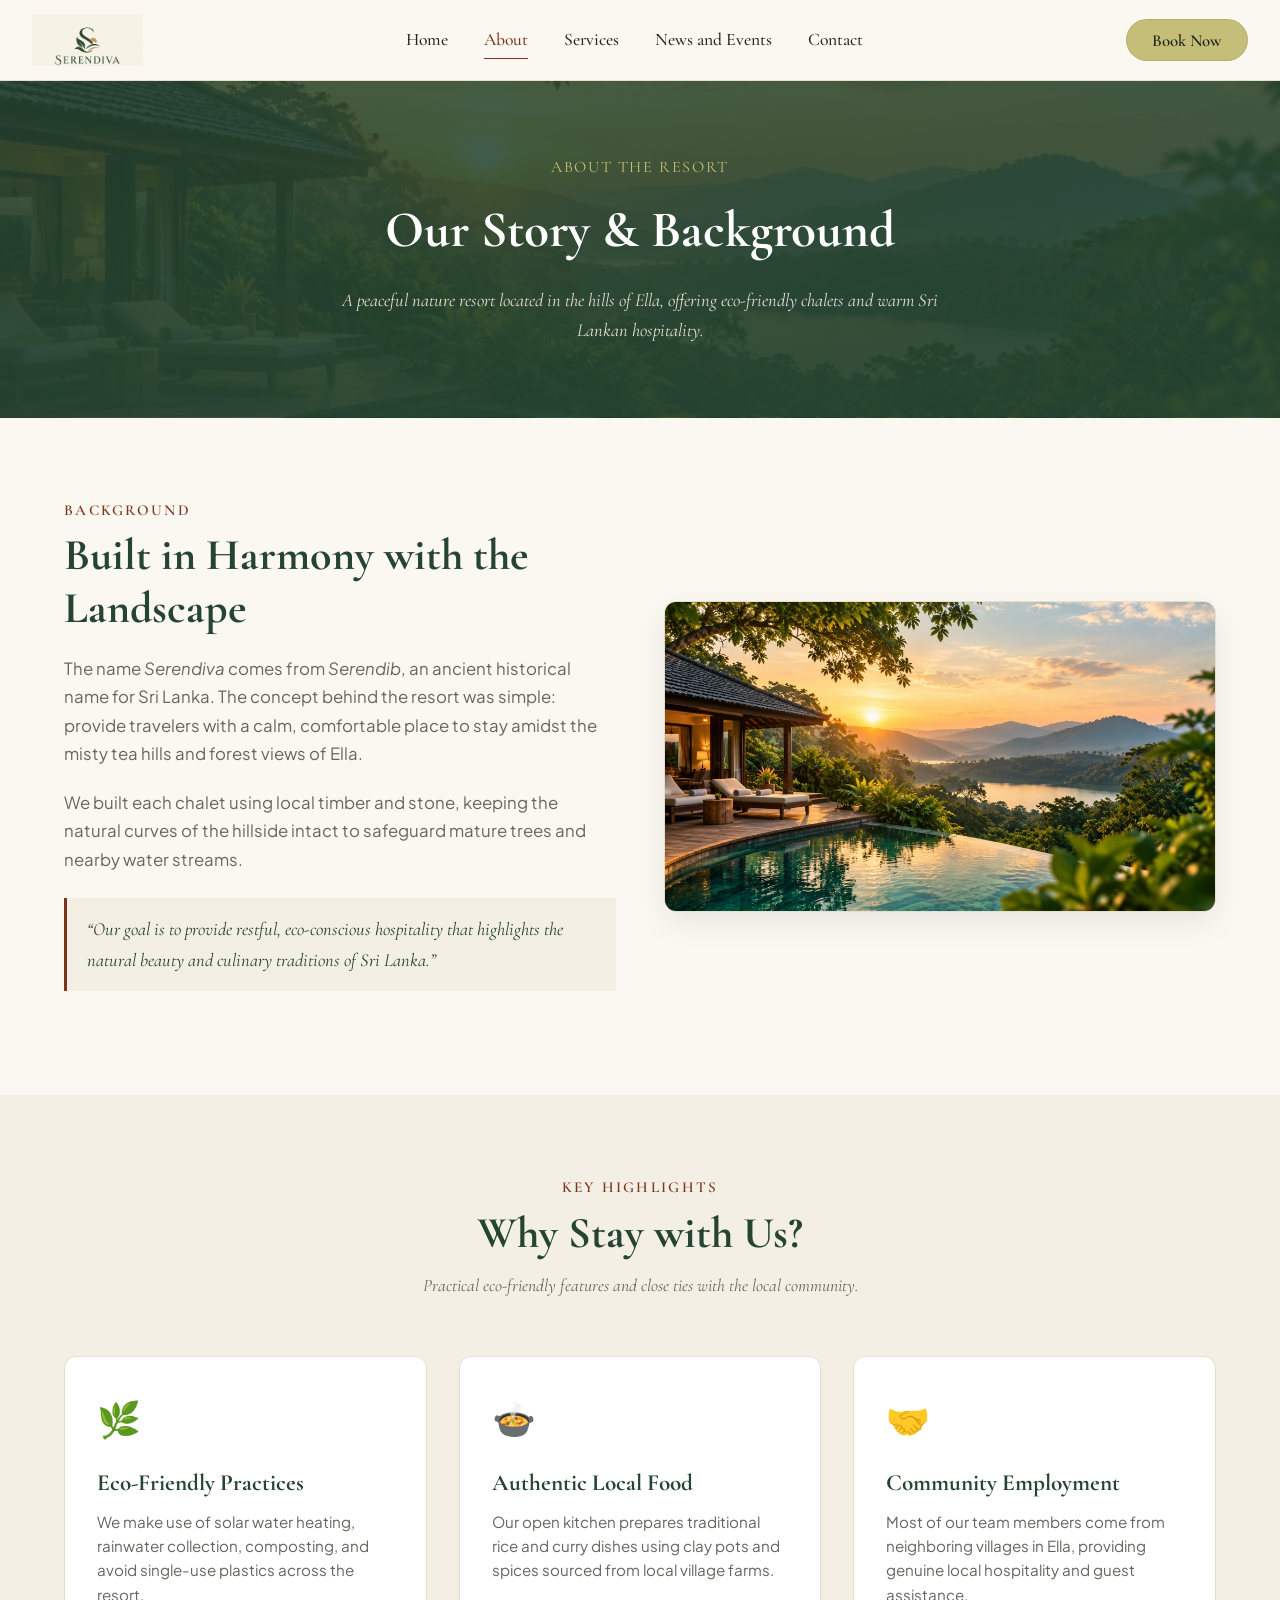
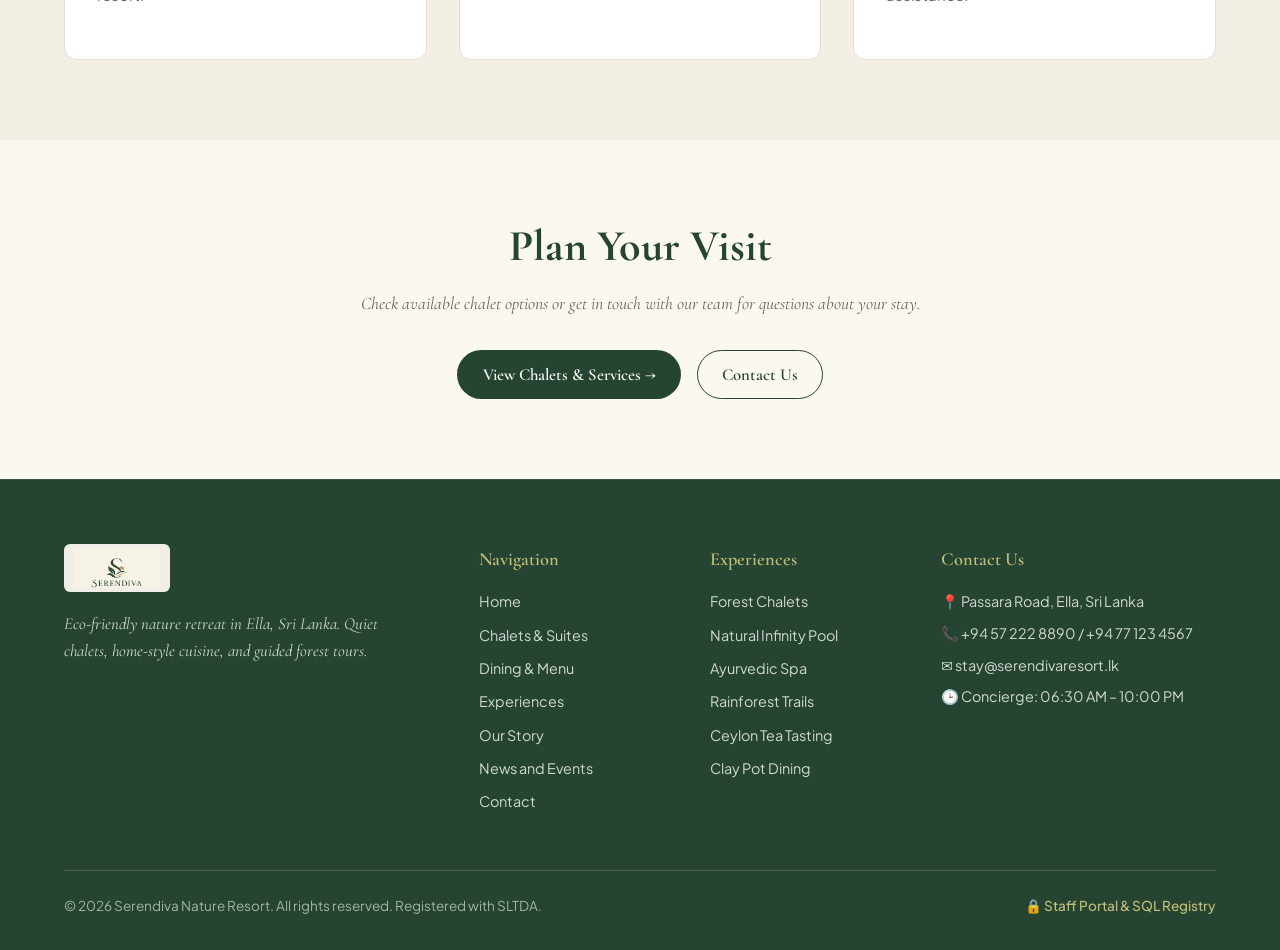
<file: about.html>
<!DOCTYPE html>
<html lang="en">
<head>
  <meta charset="UTF-8">
  <meta name="viewport" content="width=device-width, initial-scale=1.0">
  <meta name="description" content="About Serendiva Nature Resort in Ella, Sri Lanka. Eco-friendly stays, local traditions, and natural surroundings.">
  <title>About Us - Serendiva Nature Resort</title>
  <link rel="stylesheet" href="css/style.css">
  <link rel="icon" href="data:image/svg+xml,<svg xmlns=%22http://www.w3.org/2000/svg%22 viewBox=%220 0 100 100%22><text y=%22.9em%22 font-size=%2290%22>🍃</text></svg>">
</head>
<body>

  <!-- Navigation -->
  <header class="site-navbar">
    <div class="nav-container">
      <a href="index.html" class="site-logo">
        <img src="assets/images/logo.png" alt="Serendiva" class="site-logo-img">
      </a>

      <nav class="nav-menu" id="navMenu">
        <a href="index.html" class="nav-item">Home</a>
        <a href="about.html" class="nav-item active">About</a>
        <a href="services.html" class="nav-item">Services</a>
        <a href="news.html" class="nav-item">News and Events</a>
        <a href="contact.html" class="nav-item">Contact</a>
      </nav>

      <button class="btn-book-now" data-open-booking>Book Now</button>
      <button class="mobile-nav-toggle" id="mobileNavToggle" aria-label="Toggle Navigation">&#9776;</button>
    </div>
  </header>

  <!-- Page Header -->
  <section class="page-header">
    <div class="container">
      <span class="page-header-eyebrow">About the Resort</span>
      <h1 class="page-header-title">Our Story & Background</h1>
      <p class="page-header-subtitle">
        A peaceful nature resort located in the hills of Ella, offering eco-friendly chalets and warm Sri Lankan hospitality.
      </p>
    </div>
  </section>

  <!-- About Section -->
  <section class="section">
    <div class="container">
      <div class="grid-2">
        <div>
          <span class="section-tag">Background</span>
          <h2 class="section-heading mb-3">Built in Harmony with the Landscape</h2>
          <p class="text-muted lead-text mb-3">
            The name <em>Serendiva</em> comes from <em>Serendib</em>, an ancient historical name for Sri Lanka. The concept behind the resort was simple: provide travelers with a calm, comfortable place to stay amidst the misty tea hills and forest views of Ella.
          </p>
          <p class="text-muted lead-text mb-4">
            We built each chalet using local timber and stone, keeping the natural curves of the hillside intact to safeguard mature trees and nearby water streams.
          </p>
          <div class="quote-box">
            <p class="quote-box-text">
              “Our goal is to provide restful, eco-conscious hospitality that highlights the natural beauty and culinary traditions of Sri Lanka.”
            </p>
          </div>
        </div>
        <div>
          <div class="about-img-box">
            <img src="assets/images/hero_bg.jpg" alt="Serendiva Resort view overlooking hills">
          </div>
        </div>
      </div>
    </div>
  </section>

  <!-- Highlights -->
  <section class="section section-alt">
    <div class="container">
      <div class="section-title-wrap">
        <span class="section-tag">Key Highlights</span>
        <h2 class="section-heading">Why Stay with Us?</h2>
        <p class="section-desc">Practical eco-friendly features and close ties with the local community.</p>
      </div>

      <div class="grid-3">
        <div class="card card-p-2">
          <div class="feature-emoji">🌿</div>
          <h3 class="card-title">Eco-Friendly Practices</h3>
          <p class="card-text">We make use of solar water heating, rainwater collection, composting, and avoid single-use plastics across the resort.</p>
        </div>

        <div class="card card-p-2">
          <div class="feature-emoji">🍲</div>
          <h3 class="card-title">Authentic Local Food</h3>
          <p class="card-text">Our open kitchen prepares traditional rice and curry dishes using clay pots and spices sourced from local village farms.</p>
        </div>

        <div class="card card-p-2">
          <div class="feature-emoji">🤝</div>
          <h3 class="card-title">Community Employment</h3>
          <p class="card-text">Most of our team members come from neighboring villages in Ella, providing genuine local hospitality and guest assistance.</p>
        </div>
      </div>
    </div>
  </section>

  <!-- CTA -->
  <section class="section text-center">
    <div class="container">
      <h2 class="section-heading mb-2">Plan Your Visit</h2>
      <p class="section-desc mb-5">Check available chalet options or get in touch with our team for questions about your stay.</p>
      <div class="btn-center-row">
        <a href="services.html" class="btn-primary">View Chalets & Services &rarr;</a>
        <a href="contact.html" class="btn-outline">Contact Us</a>
      </div>
    </div>
  </section>

  <!-- Footer -->
  <footer class="site-footer">
    <div class="container">
      <div class="footer-grid">
        <div>
          <div class="footer-logo-badge">
            <img src="assets/images/logo.png" alt="Serendiva" class="footer-logo-img">
          </div>
          <p class="footer-text">
            Eco-friendly nature retreat in Ella, Sri Lanka. Quiet chalets, home-style cuisine, and guided forest tours.
          </p>
        </div>

        <div>
          <h4 class="footer-heading">Navigation</h4>
          <div class="footer-links-list">
            <a href="index.html" class="footer-link">Home</a>
            <a href="rooms.html" class="footer-link">Chalets & Suites</a>
            <a href="dining.html" class="footer-link">Dining & Menu</a>
            <a href="facilities.html" class="footer-link">Experiences</a>
            <a href="about.html" class="footer-link">Our Story</a>
            <a href="news.html" class="footer-link">News and Events</a>
            <a href="contact.html" class="footer-link">Contact</a>
          </div>
        </div>

        <div>
          <h4 class="footer-heading">Experiences</h4>
          <div class="footer-links-list">
            <a href="rooms.html" class="footer-link">Forest Chalets</a>
            <a href="facilities.html" class="footer-link">Natural Infinity Pool</a>
            <a href="facilities.html" class="footer-link">Ayurvedic Spa</a>
            <a href="facilities.html" class="footer-link">Rainforest Trails</a>
            <a href="facilities.html" class="footer-link">Ceylon Tea Tasting</a>
            <a href="dining.html" class="footer-link">Clay Pot Dining</a>
          </div>
        </div>

        <div>
          <h4 class="footer-heading">Contact Us</h4>
          <p class="footer-contact-item">📍 Passara Road, Ella, Sri Lanka</p>
          <p class="footer-contact-item">📞 +94 57 222 8890 / +94 77 123 4567</p>
          <p class="footer-contact-item">✉️ stay@serendivaresort.lk</p>
          <p class="footer-contact-item">🕒 Concierge: 06:30 AM – 10:00 PM</p>
        </div>
      </div>

      <div class="footer-bottom">
        <div>&copy; 2026 Serendiva Nature Resort. All rights reserved. Registered with SLTDA.</div>
        <div class="footer-admin-link-row">
          <a href="admin.html" class="footer-admin-link">🔒 Staff Portal & SQL Registry</a>
        </div>
      </div>
    </div>
  </footer>

  <script src="js/main.js"></script>
</body>
</html>
</file>
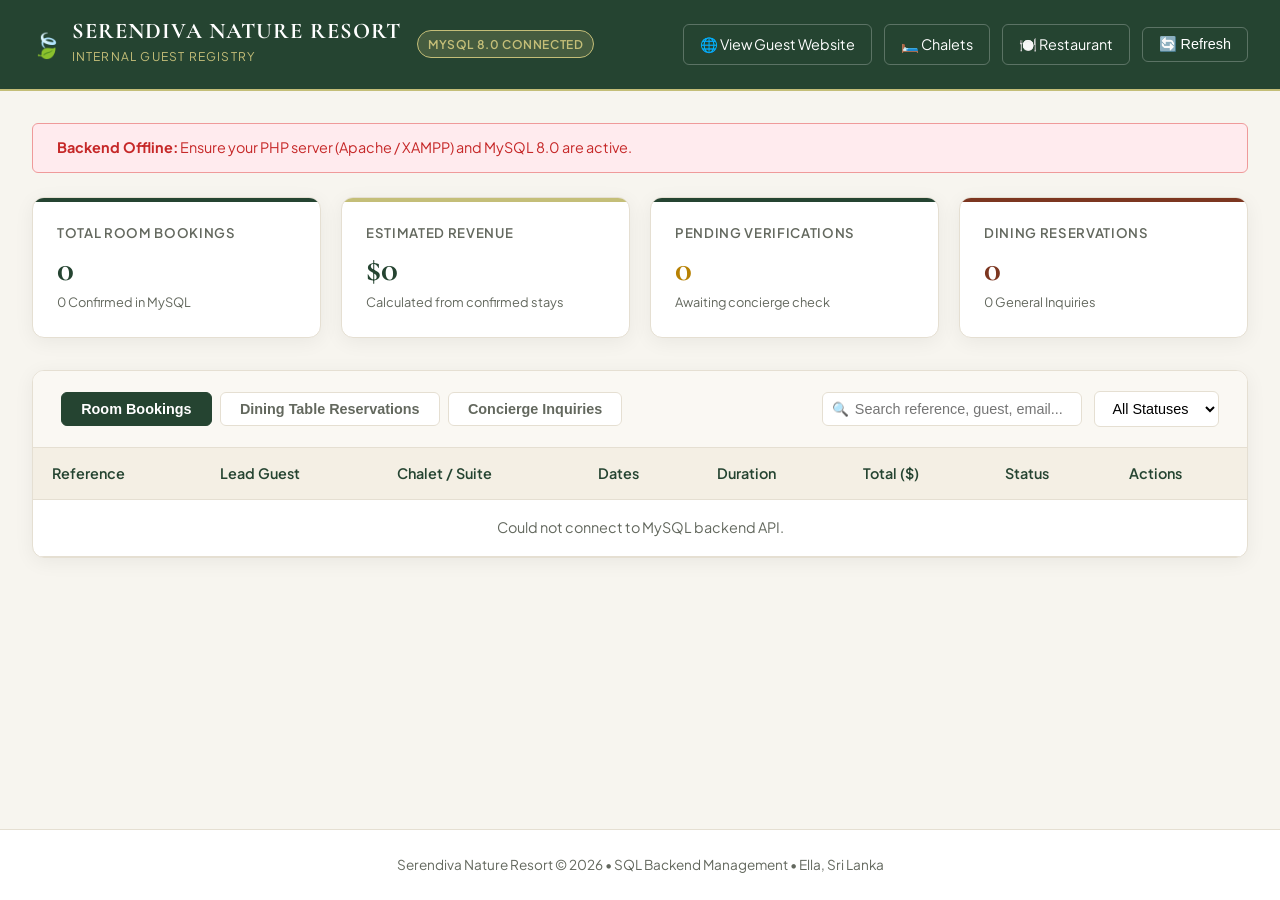
<file: admin.html>
<!DOCTYPE html>
<html lang="en">
<head>
  <meta charset="UTF-8">
  <meta name="viewport" content="width=device-width, initial-scale=1.0">
  <title>Staff Management & SQL Registry | Serendiva Nature Resort</title>
  <link rel="stylesheet" href="css/style.css">
  <link rel="preconnect" href="https://fonts.googleapis.com">
  <link rel="preconnect" href="https://fonts.gstatic.com" crossorigin>
  <link href="https://fonts.googleapis.com/css2?family=Cormorant+Garamond:wght@400;600;700&family=Plus+Jakarta+Sans:wght@300;400;500;600;700&display=swap" rel="stylesheet">
  <style>
    .admin-body {
      background-color: #f7f5ef;
      min-height: 100vh;
      display: flex;
      flex-direction: column;
    }
    .admin-header {
      background-color: var(--color-green);
      color: #fff;
      padding: 1.25rem 2rem;
      border-bottom: 2px solid var(--color-olive);
      display: flex;
      justify-content: space-between;
      align-items: center;
      flex-wrap: wrap;
      gap: 1rem;
    }
    .admin-title-wrap {
      display: flex;
      align-items: center;
      gap: 1rem;
    }
    .admin-badge {
      background: rgba(196, 190, 120, 0.2);
      color: var(--color-olive);
      border: 1px solid var(--color-olive);
      padding: 0.2rem 0.6rem;
      border-radius: var(--radius-pill);
      font-size: 0.75rem;
      font-weight: 600;
      letter-spacing: 0.05em;
      text-transform: uppercase;
    }
    .admin-nav {
      display: flex;
      gap: 0.75rem;
      align-items: center;
    }
    .admin-nav a, .admin-nav button {
      color: #fff;
      text-decoration: none;
      font-size: 0.9rem;
      padding: 0.5rem 1rem;
      border-radius: var(--radius-sm);
      border: 1px solid rgba(255, 255, 255, 0.25);
      background: transparent;
      cursor: pointer;
      transition: all 0.2s ease;
      display: inline-flex;
      align-items: center;
      gap: 0.4rem;
    }
    .admin-nav a:hover, .admin-nav button:hover {
      background: rgba(255, 255, 255, 0.15);
      border-color: var(--color-olive);
    }
    .admin-content {
      flex: 1;
      padding: 2rem;
      max-width: 1400px;
      margin: 0 auto;
      width: 100%;
    }
    .kpi-grid {
      display: grid;
      grid-template-columns: repeat(auto-fit, minmax(240px, 1fr));
      gap: 1.25rem;
      margin-bottom: 2rem;
    }
    .kpi-card {
      background: #fff;
      border-radius: var(--radius-md);
      padding: 1.5rem;
      border: 1px solid var(--color-border);
      box-shadow: var(--shadow-subtle);
      display: flex;
      flex-direction: column;
      position: relative;
      overflow: hidden;
    }
    .kpi-card::before {
      content: '';
      position: absolute;
      top: 0;
      left: 0;
      right: 0;
      height: 4px;
      background: var(--color-green);
    }
    .kpi-card.gold::before { background: var(--color-olive); }
    .kpi-card.rust::before { background: var(--color-rust); }
    .kpi-label {
      font-size: 0.825rem;
      text-transform: uppercase;
      letter-spacing: 0.05em;
      color: var(--color-text-muted);
      margin-bottom: 0.5rem;
      font-weight: 600;
    }
    .kpi-value {
      font-size: 2.2rem;
      font-family: var(--font-serif);
      font-weight: 700;
      color: var(--color-green);
      line-height: 1;
      margin-bottom: 0.35rem;
    }
    .kpi-sub {
      font-size: 0.8rem;
      color: var(--color-text-muted);
    }
    .card-box {
      background: #fff;
      border-radius: var(--radius-md);
      border: 1px solid var(--color-border);
      box-shadow: var(--shadow-subtle);
      overflow: hidden;
      margin-bottom: 2rem;
    }
    .card-box-header {
      padding: 1.25rem 1.75rem;
      border-bottom: 1px solid var(--color-border);
      display: flex;
      justify-content: space-between;
      align-items: center;
      flex-wrap: wrap;
      gap: 1rem;
      background: #faf8f3;
    }
    .tab-bar {
      display: flex;
      gap: 0.5rem;
    }
    .tab-btn {
      padding: 0.5rem 1.2rem;
      font-size: 0.9rem;
      font-weight: 600;
      border-radius: var(--radius-sm);
      border: 1px solid var(--color-border);
      background: #fff;
      color: var(--color-text-muted);
      cursor: pointer;
      transition: all 0.2s ease;
    }
    .tab-btn.active {
      background: var(--color-green);
      color: #fff;
      border-color: var(--color-green);
    }
    .toolbar-actions {
      display: flex;
      gap: 0.75rem;
      align-items: center;
      flex-wrap: wrap;
    }
    .search-box {
      position: relative;
      min-width: 260px;
    }
    .search-input {
      width: 100%;
      padding: 0.5rem 0.75rem 0.5rem 2rem;
      border-radius: var(--radius-sm);
      border: 1px solid var(--color-border);
      font-size: 0.9rem;
      outline: none;
      background: #fff;
    }
    .search-icon {
      position: absolute;
      left: 0.65rem;
      top: 50%;
      transform: translateY(-50%);
      font-size: 0.85rem;
      color: #888;
    }
    .filter-select {
      padding: 0.5rem 0.85rem;
      border-radius: var(--radius-sm);
      border: 1px solid var(--color-border);
      font-size: 0.9rem;
      background: #fff;
      cursor: pointer;
      outline: none;
    }
    .table-responsive {
      overflow-x: auto;
      width: 100%;
    }
    .data-table {
      width: 100%;
      border-collapse: collapse;
      text-align: left;
      font-size: 0.9rem;
    }
    .data-table th {
      background: #f4efe4;
      padding: 0.85rem 1.2rem;
      font-weight: 600;
      color: var(--color-green);
      border-bottom: 1px solid var(--color-border);
      white-space: nowrap;
    }
    .data-table td {
      padding: 1rem 1.2rem;
      border-bottom: 1px solid var(--color-border);
      vertical-align: middle;
    }
    .data-table tr:hover {
      background-color: #faf8f5;
    }
    .badge-status {
      display: inline-block;
      padding: 0.25rem 0.65rem;
      border-radius: var(--radius-pill);
      font-size: 0.75rem;
      font-weight: 600;
      text-transform: uppercase;
      letter-spacing: 0.03em;
    }
    .status-confirmed {
      background: #eaf8ee;
      color: #1b5e20;
      border: 1px solid #c8e6c9;
    }
    .status-pending {
      background: #fff8e1;
      color: #b78103;
      border: 1px solid #ffe082;
    }
    .status-cancelled {
      background: #ffebee;
      color: #c62828;
      border: 1px solid #ffcdd2;
    }
    .action-btn-group {
      display: flex;
      gap: 0.35rem;
    }
    .btn-action {
      background: none;
      border: 1px solid var(--color-border);
      padding: 0.3rem 0.55rem;
      border-radius: 4px;
      font-size: 0.8rem;
      cursor: pointer;
      color: var(--color-text-muted);
      transition: all 0.15s ease;
    }
    .btn-action:hover {
      background: var(--color-green);
      color: #fff;
      border-color: var(--color-green);
    }
    .btn-action.delete:hover {
      background: #c62828;
      border-color: #c62828;
      color: #fff;
    }
    .status-connection-banner {
      padding: 0.75rem 1.5rem;
      border-radius: var(--radius-sm);
      margin-bottom: 1.5rem;
      display: flex;
      align-items: center;
      justify-content: space-between;
      font-size: 0.9rem;
    }
    .banner-ok {
      background: #e8f5e9;
      color: #2e7d32;
      border: 1px solid #a5d6a7;
    }
    .banner-err {
      background: #ffebee;
      color: #c62828;
      border: 1px solid #ef9a9a;
    }
    /* Modal styles */
    .detail-row {
      display: flex;
      justify-content: space-between;
      padding: 0.5rem 0;
      border-bottom: 1px solid #eee;
      font-size: 0.9rem;
    }
    .detail-row:last-child {
      border-bottom: none;
    }
    .empty-state {
      text-align: center;
      padding: 3rem 1rem;
      color: var(--color-text-muted);
    }
    .admin-brand-link {
      text-decoration: none;
      color: inherit;
      display: flex;
      align-items: center;
      gap: 0.6rem;
    }
    .admin-logo-icon {
      font-size: 1.5rem;
    }
    .admin-logo-title {
      font-family: var(--font-serif);
      font-size: 1.4rem;
      letter-spacing: 0.05em;
      margin: 0;
      line-height: 1;
    }
    .admin-logo-sub {
      font-size: 0.75rem;
      color: var(--color-olive);
      letter-spacing: 0.1em;
    }
    .is-hidden {
      display: none;
    }
    .kpi-pending-color {
      color: #b78103;
    }
    .kpi-rust-color {
      color: var(--color-rust);
    }
    .modal-box-detail {
      max-width: 550px;
    }
    .modal-guest-header {
      margin-bottom: 1rem;
      font-size: 1.5rem;
    }
    .modal-details-content {
      margin-bottom: 1.5rem;
    }
    .modal-btn-row {
      display: flex;
      gap: 0.5rem;
      justify-content: flex-end;
    }
    .admin-footer {
      text-align: center;
      padding: 1.5rem;
      color: var(--color-text-muted);
      font-size: 0.85rem;
      border-top: 1px solid var(--color-border);
      background: #fff;
    }
  </style>
</head>
<body class="admin-body">

  <!-- Header -->
  <header class="admin-header">
    <div class="admin-title-wrap">
      <a href="index.html" class="admin-brand-link">
        <span class="admin-logo-icon">🍃</span>
        <div>
          <h1 class="admin-logo-title">SERENDIVA NATURE RESORT</h1>
          <span class="admin-logo-sub">INTERNAL GUEST REGISTRY</span>
        </div>
      </a>
      <span class="admin-badge">MySQL 8.0 Connected</span>
    </div>

    <nav class="admin-nav">
      <a href="index.html" target="_blank">🌐 View Guest Website</a>
      <a href="rooms.html" target="_blank">🛏️ Chalets</a>
      <a href="dining.html" target="_blank">🍽️ Restaurant</a>
      <button onclick="loadAllData()">🔄 Refresh</button>
    </nav>
  </header>

  <!-- Main Container -->
  <main class="admin-content">
    
    <!-- Connection Status Banner -->
    <div id="connStatusBanner" class="status-connection-banner banner-ok is-hidden">
      <span id="connStatusText">Checking MySQL 8.0 connection...</span>
      <small id="connTimestamp"></small>
    </div>

    <!-- Live KPI Metrics Cards -->
    <div class="kpi-grid">
      <div class="kpi-card">
        <span class="kpi-label">Total Room Bookings</span>
        <div class="kpi-value" id="kpiTotalBookings">0</div>
        <span class="kpi-sub" id="kpiConfirmedCount">0 Confirmed in MySQL</span>
      </div>

      <div class="kpi-card gold">
        <span class="kpi-label">Estimated Revenue</span>
        <div class="kpi-value" id="kpiTotalRevenue">$0</div>
        <span class="kpi-sub">Calculated from confirmed stays</span>
      </div>

      <div class="kpi-card">
        <span class="kpi-label">Pending Verifications</span>
        <div class="kpi-value kpi-pending-color" id="kpiPendingCount">0</div>
        <span class="kpi-sub">Awaiting concierge check</span>
      </div>

      <div class="kpi-card rust">
        <span class="kpi-label">Dining Reservations</span>
        <div class="kpi-value kpi-rust-color" id="kpiTotalDining">0</div>
        <span class="kpi-sub" id="kpiInquiriesSub">0 General Inquiries</span>
      </div>
    </div>

    <!-- Registry Tables Box -->
    <div class="card-box">
      <div class="card-box-header">
        <div class="tab-bar">
          <button class="tab-btn active" id="tabBookings" onclick="switchTab('bookings')">Room Bookings</button>
          <button class="tab-btn" id="tabDining" onclick="switchTab('dining')">Dining Table Reservations</button>
          <button class="tab-btn" id="tabInquiries" onclick="switchTab('inquiries')">Concierge Inquiries</button>
        </div>

        <div class="toolbar-actions" id="toolbarActions">
          <div class="search-box">
            <span class="search-icon">🔍</span>
            <input type="text" id="searchInput" class="search-input" placeholder="Search reference, guest, email..." oninput="handleSearch()">
          </div>
          <select id="statusFilter" class="filter-select" title="Filter by status" aria-label="Filter by status" onchange="handleFilter()">
            <option value="all">All Statuses</option>
            <option value="Confirmed">Confirmed</option>
            <option value="Pending">Pending</option>
            <option value="Cancelled">Cancelled</option>
          </select>
        </div>
      </div>

      <!-- Tab 1: Room Bookings Table -->
      <div id="viewBookings" class="table-responsive">
        <table class="data-table">
          <thead>
            <tr>
              <th>Reference</th>
              <th>Lead Guest</th>
              <th>Chalet / Suite</th>
              <th>Dates</th>
              <th>Duration</th>
              <th>Total ($)</th>
              <th>Status</th>
              <th>Actions</th>
            </tr>
          </thead>
          <tbody id="bookingsTableBody">
            <tr>
              <td colspan="8" class="empty-state">Loading reservations from MySQL...</td>
            </tr>
          </tbody>
        </table>
      </div>

      <!-- Tab 2: Dining Reservations Table -->
      <div id="viewDining" class="table-responsive is-hidden">
        <table class="data-table">
          <thead>
            <tr>
              <th>Ref No.</th>
              <th>Guest Name</th>
              <th>Contact Phone</th>
              <th>Reservation Date</th>
              <th>Time Slot</th>
              <th>Guests</th>
              <th>Ambiance Preference</th>
              <th>Status</th>
            </tr>
          </thead>
          <tbody id="diningTableBody">
            <tr>
              <td colspan="8" class="empty-state">Loading dining bookings...</td>
            </tr>
          </tbody>
        </table>
      </div>

      <!-- Tab 3: Contact Inquiries Table -->
      <div id="viewInquiries" class="table-responsive is-hidden">
        <table class="data-table">
          <thead>
            <tr>
              <th>ID</th>
              <th>Sender Name</th>
              <th>Email</th>
              <th>Phone</th>
              <th>Subject</th>
              <th>Message</th>
              <th>Received</th>
            </tr>
          </thead>
          <tbody id="inquiriesTableBody">
            <tr>
              <td colspan="7" class="empty-state">Loading guest inquiries...</td>
            </tr>
          </tbody>
        </table>
      </div>
    </div>

  </main>

  <!-- Booking Details Modal -->
  <div class="modal-backdrop" id="detailModal">
    <div class="modal-box modal-box-detail">
      <button class="modal-close-btn" onclick="closeDetailModal()">&times;</button>
      <span class="section-eyebrow">Reservation Record</span>
      <h3 class="modal-guest-header" id="modalGuestHeader">Guest Details</h3>
      
      <div id="modalDetailsContent" class="modal-details-content">
        <!-- Injected via JavaScript -->
      </div>

      <div class="modal-btn-row">
        <button class="btn btn-outline" onclick="closeDetailModal()">Close</button>
      </div>
    </div>
  </div>

  <footer class="admin-footer">
    Serendiva Nature Resort &copy; 2026 &bull; SQL Backend Management &bull; Ella, Sri Lanka
  </footer>

  <!-- Admin Controller Script -->
  <script>
    let currentTab = 'bookings';
    let allBookings = [];
    let allDining = [];
    let allInquiries = [];

    // API Call Dispatcher (PHP backend in api/*.php)
    async function apiCall(endpoint, options = {}) {
      const method = options.method || 'GET';
      const body = options.body ? JSON.stringify(options.body) : null;
      const headers = options.headers || { 'Content-Type': 'application/json' };
      const queryStr = options.query ? '?' + new URLSearchParams(options.query).toString() : '';

      const res = await fetch(`api/${endpoint}.php${queryStr}`, { method, headers, body });
      return await res.json();
    }

    document.addEventListener('DOMContentLoaded', () => {
      checkHealth();
      loadAllData();
      setInterval(checkHealth, 30000);
    });

    async function checkHealth() {
      const banner = document.getElementById('connStatusBanner');
      const text = document.getElementById('connStatusText');
      const time = document.getElementById('connTimestamp');
      try {
        const data = await apiCall('stats');
        banner.style.display = 'flex';
        if (data && (data.success || data.database_connected)) {
          banner.className = 'status-connection-banner banner-ok';
          text.innerHTML = `<strong>Connected:</strong> MySQL 8.0 server active (database: <code>serendiva_resort</code>).`;
          time.textContent = new Date().toLocaleTimeString();
        } else {
          banner.className = 'status-connection-banner banner-err';
          text.innerHTML = `<strong>Notice:</strong> ${data.error || 'Database disconnected'}`;
          time.textContent = 'Disconnected';
        }
      } catch (err) {
        banner.style.display = 'flex';
        banner.className = 'status-connection-banner banner-err';
        text.innerHTML = `<strong>Backend Offline:</strong> Ensure your PHP server (Apache / XAMPP) and MySQL 8.0 are active.`;
      }
    }

    async function loadAllData() {
      await Promise.all([
        fetchStats(),
        fetchBookings(),
        fetchDining(),
        fetchInquiries()
      ]);
    }

    async function fetchStats() {
      try {
        const data = await apiCall('stats');
        if (data.success && data.stats) {
          const s = data.stats;
          document.getElementById('kpiTotalBookings').textContent = s.total_bookings;
          document.getElementById('kpiConfirmedCount').textContent = `${s.confirmed_bookings} Confirmed in MySQL`;
          document.getElementById('kpiTotalRevenue').textContent = `$${s.total_revenue.toLocaleString('en-US', { minimumFractionDigits: 0 })}`;
          document.getElementById('kpiPendingCount').textContent = s.pending_bookings;
          document.getElementById('kpiTotalDining').textContent = s.total_dining;
          document.getElementById('kpiInquiriesSub').textContent = `${s.total_inquiries} General Inquiries`;
        }
      } catch (err) {
        console.error('Failed to load stats:', err);
      }
    }

    async function fetchBookings() {
      const tbody = document.getElementById('bookingsTableBody');
      try {
        const data = await apiCall('bookings');
        if (data.success) {
          allBookings = data.bookings || [];
          renderBookings(allBookings);
        } else {
          tbody.innerHTML = `<tr><td colspan="8" class="empty-state">${data.error || 'Failed to load bookings'}</td></tr>`;
        }
      } catch (err) {
        tbody.innerHTML = `<tr><td colspan="8" class="empty-state">Could not connect to MySQL backend API.</td></tr>`;
      }
    }

    function renderBookings(list) {
      const tbody = document.getElementById('bookingsTableBody');
      if (!list || list.length === 0) {
        tbody.innerHTML = `<tr><td colspan="8" class="empty-state">No room bookings found in the database.</td></tr>`;
        return;
      }

      tbody.innerHTML = list.map(b => {
        const statusClass = b.status === 'Confirmed' ? 'status-confirmed' : (b.status === 'Pending' ? 'status-pending' : 'status-cancelled');
        return `
          <tr>
            <td><strong style="color: var(--color-green); font-family: monospace; font-size: 0.95rem;">${escapeHtml(b.reference_no)}</strong></td>
            <td>
              <div><strong>${escapeHtml(b.guest_name)}</strong></div>
              <small style="color: var(--color-text-muted);">${escapeHtml(b.email)}</small>
            </td>
            <td>${escapeHtml(b.room_type)}</td>
            <td>
              <span style="font-size: 0.85rem;">${escapeHtml(b.check_in)} &rarr; ${escapeHtml(b.check_out)}</span>
            </td>
            <td>${b.nights} nt (${b.guests} pax)</td>
            <td><strong style="color: var(--color-rust);">$${Number(b.total_price).toFixed(2)}</strong></td>
            <td><span class="badge-status ${statusClass}">${b.status}</span></td>
            <td>
              <div class="action-btn-group">
                <button class="btn-action" title="View Details" onclick="viewBookingDetails(${b.id})">👁️</button>
                <button class="btn-action" title="Mark Confirmed" onclick="updateStatus(${b.id}, 'Confirmed')">✓</button>
                <button class="btn-action" title="Mark Cancelled" onclick="updateStatus(${b.id}, 'Cancelled')">✕</button>
                <button class="btn-action delete" title="Delete" onclick="deleteBooking(${b.id})">🗑️</button>
              </div>
            </td>
          </tr>
        `;
      }).join('');
    }


    async function fetchDining() {
      const tbody = document.getElementById('diningTableBody');
      try {
        const data = await apiCall('dining');
        if (data.success) {
          allDining = data.reservations || [];
          renderDining(allDining);
        }
      } catch (err) {
        tbody.innerHTML = `<tr><td colspan="8" class="empty-state">Unable to load dining bookings.</td></tr>`;
      }
    }

    function renderDining(list) {
      const tbody = document.getElementById('diningTableBody');
      if (!list || list.length === 0) {
        tbody.innerHTML = `<tr><td colspan="8" class="empty-state">No dining reservations found.</td></tr>`;
        return;
      }
      tbody.innerHTML = list.map(d => `
        <tr>
          <td><code style="color: var(--color-green);">${escapeHtml(d.reservation_no)}</code></td>
          <td><strong>${escapeHtml(d.guest_name)}</strong></td>
          <td>${escapeHtml(d.phone)}</td>
          <td>${escapeHtml(d.reservation_date)}</td>
          <td>${escapeHtml(d.reservation_time)}</td>
          <td>${escapeHtml(d.guest_count)} Guests</td>
          <td>${escapeHtml(d.seating_preference || '-')}</td>
          <td><span class="badge-status status-confirmed">${d.status}</span></td>
        </tr>
      `).join('');
    }

    async function fetchInquiries() {
      const tbody = document.getElementById('inquiriesTableBody');
      try {
        const data = await apiCall('contact');
        if (data.success) {
          allInquiries = data.inquiries || [];
          renderInquiries(allInquiries);
        }
      } catch (err) {
        tbody.innerHTML = `<tr><td colspan="7" class="empty-state">Unable to load inquiries.</td></tr>`;
      }
    }

    function renderInquiries(list) {
      const tbody = document.getElementById('inquiriesTableBody');
      if (!list || list.length === 0) {
        tbody.innerHTML = `<tr><td colspan="7" class="empty-state">No messages in inbox.</td></tr>`;
        return;
      }
      tbody.innerHTML = list.map(q => `
        <tr>
          <td>#${q.id}</td>
          <td><strong>${escapeHtml(q.name)}</strong></td>
          <td><a href="mailto:${escapeHtml(q.email)}" style="color: var(--color-green);">${escapeHtml(q.email)}</a></td>
          <td>${escapeHtml(q.phone || '-')}</td>
          <td><span class="badge-status status-pending">${escapeHtml(q.subject)}</span></td>
          <td style="max-width: 300px; white-space: pre-wrap; font-size: 0.85rem;">${escapeHtml(q.message)}</td>
          <td><small style="color: var(--color-text-muted);">${escapeHtml(q.created_at || '-')}</small></td>
        </tr>
      `).join('');
    }

    // Filter and search handlers
    function handleSearch() {
      const query = document.getElementById('searchInput').value.toLowerCase().trim();
      const status = document.getElementById('statusFilter').value;

      let filtered = allBookings.filter(b => {
        const matchesQuery = !query || 
          b.reference_no.toLowerCase().includes(query) ||
          b.guest_name.toLowerCase().includes(query) ||
          b.email.toLowerCase().includes(query) ||
          b.room_type.toLowerCase().includes(query);
        const matchesStatus = status === 'all' || b.status === status;
        return matchesQuery && matchesStatus;
      });

      renderBookings(filtered);
    }

    function handleFilter() {
      handleSearch();
    }

    // Switch Tabs
    function switchTab(tab) {
      currentTab = tab;
      document.getElementById('tabBookings').classList.toggle('active', tab === 'bookings');
      document.getElementById('tabDining').classList.toggle('active', tab === 'dining');
      document.getElementById('tabInquiries').classList.toggle('active', tab === 'inquiries');

      document.getElementById('viewBookings').style.display = tab === 'bookings' ? 'block' : 'none';
      document.getElementById('viewDining').style.display = tab === 'dining' ? 'block' : 'none';
      document.getElementById('viewInquiries').style.display = tab === 'inquiries' ? 'block' : 'none';

      document.getElementById('toolbarActions').style.display = tab === 'bookings' ? 'flex' : 'none';
    }

    // Status Update
    async function updateStatus(id, newStatus) {
      try {
        const data = await apiCall('bookings', {
          method: 'PATCH',
          query: { action: 'status', id },
          body: { id, status: newStatus }
        });
        if (data.success) {
          fetchBookings();
          fetchStats();
        } else {
          alert(data.error || 'Failed to update status');
        }
      } catch (err) {
        alert('Network error while updating status');
      }
    }

    // Delete Booking
    async function deleteBooking(id) {
      if (!confirm(`Are you sure you want to permanently delete reservation #${id} from MySQL?`)) return;
      try {
        const data = await apiCall('bookings', {
          method: 'DELETE',
          query: { action: 'delete', id },
          body: { id }
        });
        if (data.success) {
          fetchBookings();
          fetchStats();
        } else {
          alert(data.error || 'Failed to delete');
        }
      } catch (err) {
        alert('Network error while deleting');
      }
    }

    // Modal Details
    function viewBookingDetails(id) {
      const b = allBookings.find(x => x.id === id);
      if (!b) return;

      document.getElementById('modalGuestHeader').textContent = `${b.guest_name} (${b.reference_no})`;
      document.getElementById('modalDetailsContent').innerHTML = `
        <div class="detail-row"><span>Reference:</span><strong>${escapeHtml(b.reference_no)}</strong></div>
        <div class="detail-row"><span>Status:</span><span class="badge-status ${b.status === 'Confirmed' ? 'status-confirmed' : 'status-pending'}">${b.status}</span></div>
        <div class="detail-row"><span>Chalet:</span><strong>${escapeHtml(b.room_type)}</strong></div>
        <div class="detail-row"><span>Check-in:</span><span>${escapeHtml(b.check_in)}</span></div>
        <div class="detail-row"><span>Check-out:</span><span>${escapeHtml(b.check_out)}</span></div>
        <div class="detail-row"><span>Duration:</span><span>${b.nights} night(s)</span></div>
        <div class="detail-row"><span>Guests:</span><span>${b.guests} adult(s)</span></div>
        <div class="detail-row"><span>Meal Plan:</span><span>${escapeHtml(b.meal_plan ? b.meal_plan.toUpperCase() : 'B&B')}</span></div>
        <div class="detail-row"><span>Contact Email:</span><span>${escapeHtml(b.email)}</span></div>
        <div class="detail-row"><span>Contact Phone:</span><span>${escapeHtml(b.phone || 'Not provided')}</span></div>
        <div class="detail-row"><span>Special Notes:</span><span>${escapeHtml(b.special_requests || 'None')}</span></div>
        <div class="detail-row" style="font-weight: 700; color: var(--color-rust); font-size: 1.1rem; border-top: 2px solid #ddd; margin-top: 0.5rem; padding-top: 0.5rem;">
          <span>Total Payable:</span>
          <span>$${Number(b.total_price).toFixed(2)}</span>
        </div>
      `;

      document.getElementById('detailModal').classList.add('active');
    }

    function closeDetailModal() {
      document.getElementById('detailModal').classList.remove('active');
    }

    function escapeHtml(str) {
      if (str === null || str === undefined) return '';
      return String(str)
        .replace(/&/g, '&amp;')
        .replace(/</g, '&lt;')
        .replace(/>/g, '&gt;')
        .replace(/"/g, '&quot;')
        .replace(/'/g, '&#039;');
    }
  </script>
</body>
</html>
</file>
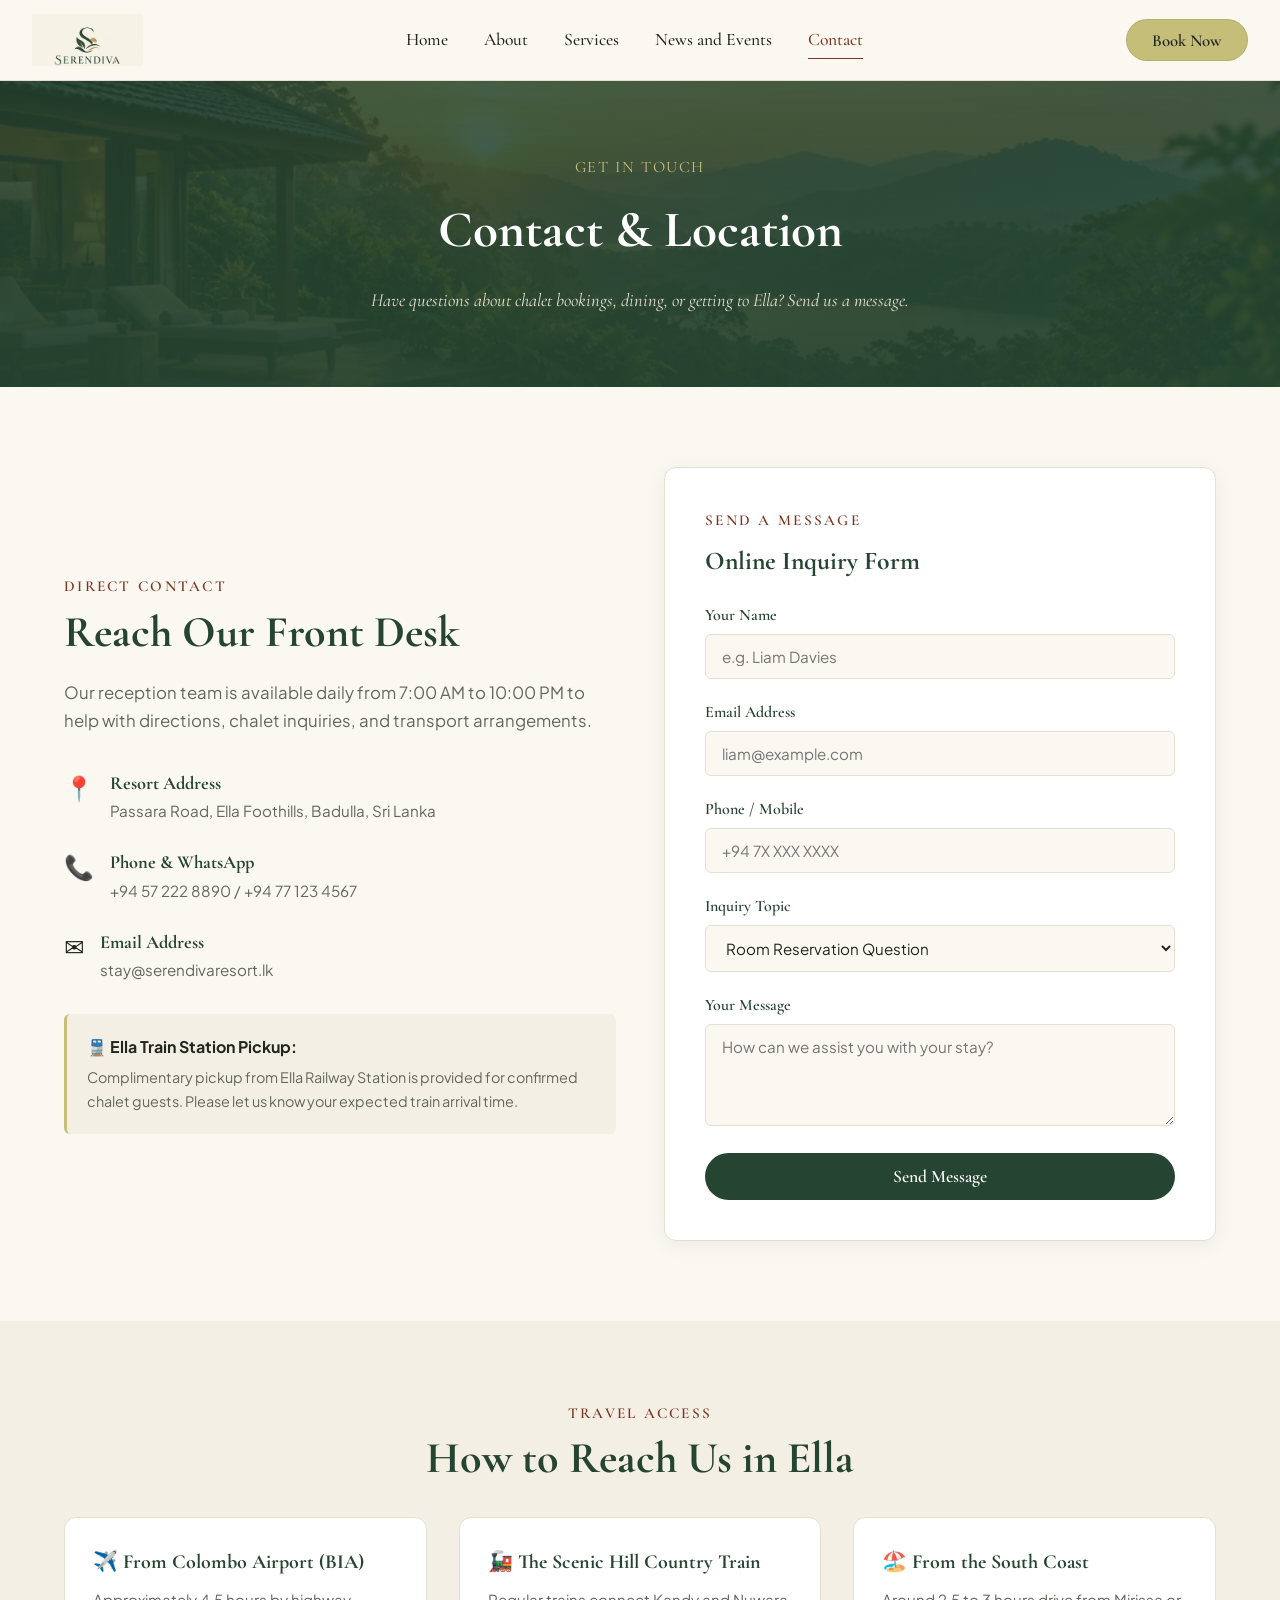
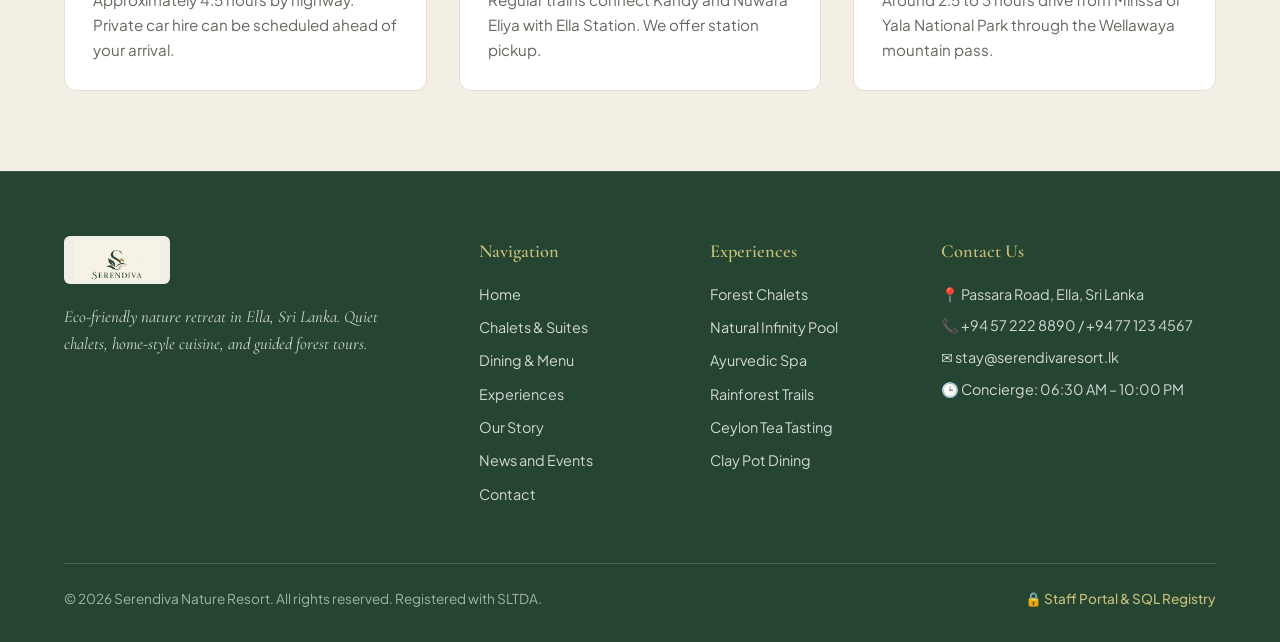
<file: contact.html>
<!DOCTYPE html>
<html lang="en">
<head>
  <meta charset="UTF-8">
  <meta name="viewport" content="width=device-width, initial-scale=1.0">
  <meta name="description" content="Contact Serendiva Nature Resort in Ella, Sri Lanka. Location details, inquiries, and transport options.">
  <title>Contact Us - Serendiva Nature Resort</title>
  <link rel="stylesheet" href="css/style.css">
  <link rel="icon" href="data:image/svg+xml,<svg xmlns=%22http://www.w3.org/2000/svg%22 viewBox=%220 0 100 100%22><text y=%22.9em%22 font-size=%2290%22>🍃</text></svg>">
</head>
<body>

  <!-- Navigation -->
  <header class="site-navbar">
    <div class="nav-container">
      <a href="index.html" class="site-logo">
        <img src="assets/images/logo.png" alt="Serendiva" class="site-logo-img">
      </a>

      <nav class="nav-menu" id="navMenu">
        <a href="index.html" class="nav-item">Home</a>
        <a href="about.html" class="nav-item">About</a>
        <a href="services.html" class="nav-item">Services</a>
        <a href="news.html" class="nav-item">News and Events</a>
        <a href="contact.html" class="nav-item active">Contact</a>
      </nav>

      <button class="btn-book-now" data-open-booking>Book Now</button>
      <button class="mobile-nav-toggle" id="mobileNavToggle" aria-label="Toggle Navigation">&#9776;</button>
    </div>
  </header>

  <!-- Page Header -->
  <section class="page-header">
    <div class="container">
      <span class="page-header-eyebrow">Get In Touch</span>
      <h1 class="page-header-title">Contact & Location</h1>
      <p class="page-header-subtitle">
        Have questions about chalet bookings, dining, or getting to Ella? Send us a message.
      </p>
    </div>
  </section>

  <!-- Contact Section -->
  <section class="section">
    <div class="container">
      <div class="grid-2">
        
        <div>
          <span class="section-tag">Direct Contact</span>
          <h2 class="section-heading mb-3">Reach Our Front Desk</h2>
          <p class="text-muted lead-text mb-5">
            Our reception team is available daily from 7:00 AM to 10:00 PM to help with directions, chalet inquiries, and transport arrangements.
          </p>

          <div class="contact-info-list">
            <div class="contact-info-item">
              <div class="contact-info-icon">📍</div>
              <div>
                <h4 class="contact-info-title">Resort Address</h4>
                <p class="contact-info-text">Passara Road, Ella Foothills, Badulla, Sri Lanka</p>
              </div>
            </div>

            <div class="contact-info-item">
              <div class="contact-info-icon">📞</div>
              <div>
                <h4 class="contact-info-title">Phone & WhatsApp</h4>
                <p class="contact-info-text">+94 57 222 8890 / +94 77 123 4567</p>
              </div>
            </div>

            <div class="contact-info-item">
              <div class="contact-info-icon">✉️</div>
              <div>
                <h4 class="contact-info-title">Email Address</h4>
                <p class="contact-info-text">stay@serendivaresort.lk</p>
              </div>
            </div>
          </div>

          <div class="contact-pickup-note">
            <strong>🚆 Ella Train Station Pickup:</strong>
            <p class="contact-pickup-text">
              Complimentary pickup from Ella Railway Station is provided for confirmed chalet guests. Please let us know your expected train arrival time.
            </p>
          </div>
        </div>

        <!-- Contact Form -->
        <div class="contact-form-box">
          <span class="section-tag">Send a Message</span>
          <h3 class="contact-form-title">Online Inquiry Form</h3>

          <form id="contactInquiryForm">
            <div class="form-group">
              <label class="form-label" for="contactName">Your Name</label>
              <input type="text" id="contactName" name="name" class="form-input" placeholder="e.g. Liam Davies" required>
            </div>

            <div class="form-group">
              <label class="form-label" for="contactEmail">Email Address</label>
              <input type="email" id="contactEmail" name="email" class="form-input" placeholder="liam@example.com" required>
            </div>

            <div class="form-group">
              <label class="form-label" for="contactPhone">Phone / Mobile</label>
              <input type="tel" id="contactPhone" name="phone" class="form-input" placeholder="+94 7X XXX XXXX">
            </div>

            <div class="form-group">
              <label class="form-label" for="contactSubject">Inquiry Topic</label>
              <select id="contactSubject" name="subject" class="form-select">
                <option value="room">Room Reservation Question</option>
                <option value="dining">Restaurant Table Booking</option>
                <option value="transport">Train / Airport Transfer</option>
                <option value="general">General Questions</option>
              </select>
            </div>

            <div class="form-group">
              <label class="form-label" for="contactMsg">Your Message</label>
              <textarea id="contactMsg" name="message" class="form-textarea" rows="4" placeholder="How can we assist you with your stay?" required></textarea>
            </div>

            <button type="submit" class="btn-primary w-full btn-book-submit">
              Send Message
            </button>
          </form>
        </div>

      </div>
    </div>
  </section>

  <!-- Travel Access -->
  <section class="section section-alt">
    <div class="container text-center">
      <span class="section-tag">Travel Access</span>
      <h2 class="section-heading mb-5">How to Reach Us in Ella</h2>
      
      <div class="grid-3 text-left">
        <div class="card access-card">
          <h3 class="access-card-title">✈️ From Colombo Airport (BIA)</h3>
          <p class="access-card-text">Approximately 4.5 hours by highway. Private car hire can be scheduled ahead of your arrival.</p>
        </div>

        <div class="card access-card">
          <h3 class="access-card-title">🚂 The Scenic Hill Country Train</h3>
          <p class="access-card-text">Regular trains connect Kandy and Nuwara Eliya with Ella Station. We offer station pickup.</p>
        </div>

        <div class="card access-card">
          <h3 class="access-card-title">🏖️ From the South Coast</h3>
          <p class="access-card-text">Around 2.5 to 3 hours drive from Mirissa or Yala National Park through the Wellawaya mountain pass.</p>
        </div>
      </div>
    </div>
  </section>

  <!-- Booking Modal -->
  <div class="modal-backdrop" id="bookingModal">
    <div class="modal-content">
      <button class="modal-close" id="modalClose">&times;</button>
      <span class="section-tag">Online Booking</span>
      <h3 class="modal-title-custom">Reserve Your Stay</h3>
      <p class="modal-desc-custom">
        Select your stay dates to see price estimates and submit your reservation details.
      </p>

      <form id="reservationForm">
        <div class="grid-form-2">
          <div class="form-group">
            <label class="form-label" for="resCheckIn">Check-in Date</label>
            <input type="date" id="resCheckIn" name="check_in" class="form-input" required>
          </div>
          <div class="form-group">
            <label class="form-label" for="resCheckOut">Check-out Date</label>
            <input type="date" id="resCheckOut" name="check_out" class="form-input" required>
          </div>
        </div>

        <div class="grid-form-2">
          <div class="form-group">
            <label class="form-label" for="resRoomType">Chalet Category</label>
            <select id="resRoomType" name="room_type" class="form-select">
              <option value="160">Deluxe Forest Chalet ($160/night)</option>
              <option value="220">River View Pavilion ($220/night)</option>
              <option value="310">Royal Canopy Suite ($310/night)</option>
            </select>
          </div>
          <div class="form-group">
            <label class="form-label" for="resGuests">Number of Guests</label>
            <select id="resGuests" name="guests" class="form-select">
              <option value="1">1 Adult</option>
              <option value="2" selected>2 Adults</option>
              <option value="3">3 Adults</option>
              <option value="4">4 Adults / Family</option>
            </select>
          </div>
        </div>

        <div class="grid-form-2">
          <div class="form-group">
            <label class="form-label" for="resName">Full Name</label>
            <input type="text" id="resName" name="full_name" class="form-input" placeholder="e.g. John Smith" required>
          </div>
          <div class="form-group">
            <label class="form-label" for="resEmail">Email Address</label>
            <input type="email" id="resEmail" name="email" class="form-input" placeholder="john@example.com" required>
          </div>
        </div>

        <div class="booking-summary-box">
          <div class="booking-summary-row">
            <span>Calculated Nights:</span>
            <strong id="displayNights">2 nights</strong>
          </div>
          <div class="booking-summary-total">
            <span>Estimated Total:</span>
            <span id="displayTotal">$320</span>
          </div>
        </div>

        <button type="submit" class="btn-book-now btn-book-submit">
          Confirm Booking
        </button>
      </form>
    </div>
  </div>

  <!-- Footer -->
  <footer class="site-footer">
    <div class="container">
      <div class="footer-grid">
        <div>
          <div class="footer-logo-badge">
            <img src="assets/images/logo.png" alt="Serendiva" class="footer-logo-img">
          </div>
          <p class="footer-text">
            Eco-friendly nature retreat in Ella, Sri Lanka. Quiet chalets, home-style cuisine, and guided forest tours.
          </p>
        </div>

        <div>
          <h4 class="footer-heading">Navigation</h4>
          <div class="footer-links-list">
            <a href="index.html" class="footer-link">Home</a>
            <a href="rooms.html" class="footer-link">Chalets & Suites</a>
            <a href="dining.html" class="footer-link">Dining & Menu</a>
            <a href="facilities.html" class="footer-link">Experiences</a>
            <a href="about.html" class="footer-link">Our Story</a>
            <a href="news.html" class="footer-link">News and Events</a>
            <a href="contact.html" class="footer-link">Contact</a>
          </div>
        </div>

        <div>
          <h4 class="footer-heading">Experiences</h4>
          <div class="footer-links-list">
            <a href="rooms.html" class="footer-link">Forest Chalets</a>
            <a href="facilities.html" class="footer-link">Natural Infinity Pool</a>
            <a href="facilities.html" class="footer-link">Ayurvedic Spa</a>
            <a href="facilities.html" class="footer-link">Rainforest Trails</a>
            <a href="facilities.html" class="footer-link">Ceylon Tea Tasting</a>
            <a href="dining.html" class="footer-link">Clay Pot Dining</a>
          </div>
        </div>

        <div>
          <h4 class="footer-heading">Contact Us</h4>
          <p class="footer-contact-item">📍 Passara Road, Ella, Sri Lanka</p>
          <p class="footer-contact-item">📞 +94 57 222 8890 / +94 77 123 4567</p>
          <p class="footer-contact-item">✉️ stay@serendivaresort.lk</p>
          <p class="footer-contact-item">🕒 Concierge: 06:30 AM – 10:00 PM</p>
        </div>
      </div>

      <div class="footer-bottom">
        <div>&copy; 2026 Serendiva Nature Resort. All rights reserved. Registered with SLTDA.</div>
        <div class="footer-admin-link-row">
          <a href="admin.html" class="footer-admin-link">🔒 Staff Portal & SQL Registry</a>
        </div>
      </div>
    </div>
  </footer>

  <script src="js/main.js"></script>
</body>
</html>
</file>
<file: css/style.css>
@import url('https://fonts.googleapis.com/css2?family=Cormorant+Garamond:ital,wght@0,400;0,500;0,600;0,700;1,400;1,600;1,700&family=Plus+Jakarta+Sans:wght@300;400;500;600;700&display=swap');

:root {
  
  --color-cream: #fbf8f1;
  --color-cream-alt: #f4efe4;
  --color-white: #ffffff;
  --color-dark: #222620;
  --color-text-muted: #63685e;
  --color-border: #e5dfd2;

  --color-green: #254431;         
  --color-green-soft: #395c45;
  --color-olive: #c4be78;         
  --color-olive-hover: #b3ac65;
  --color-rust: #7c3620;          

  
  --font-serif: 'Cormorant Garamond', Georgia, serif;
  --font-sans: 'Plus Jakarta Sans', system-ui, -apple-system, sans-serif;

  
  --radius-sm: 6px;
  --radius-md: 12px;
  --radius-lg: 20px;
  --radius-pill: 9999px;
  --shadow-subtle: 0 4px 20px rgba(0, 0, 0, 0.06);
  --shadow-medium: 0 10px 30px rgba(0, 0, 0, 0.08);
}

*, *::before, *::after {
  box-sizing: border-box;
  margin: 0;
  padding: 0;
}

html {
  scroll-behavior: smooth;
  font-size: 16px;
}

body {
  font-family: var(--font-sans);
  background-color: var(--color-cream);
  color: var(--color-dark);
  line-height: 1.65;
  overflow-x: hidden;
}

img {
  max-width: 100%;
  height: auto;
  display: block;
}

a {
  text-decoration: none;
  color: inherit;
  transition: all 0.25s ease;
}

ul {
  list-style: none;
}

.site-navbar {
  background-color: var(--color-cream);
  border-bottom: 1px solid var(--color-border);
  position: sticky;
  top: 0;
  z-index: 1000;
  transition: all 0.3s ease;
}

.nav-container {
  max-width: 1280px;
  margin: 0 auto;
  padding: 0 2rem;
  height: 80px;
  display: flex;
  align-items: center;
  justify-content: space-between;
}

.site-logo {
  display: inline-flex;
  align-items: center;
  text-decoration: none;
}

.site-logo-img {
  height: 52px;
  width: auto;
  display: block;
  object-fit: contain;
  transition: transform 0.25s ease;
}

.site-logo:hover .site-logo-img {
  transform: scale(1.02);
}

.nav-menu {
  display: flex;
  align-items: center;
  gap: 2.25rem;
}

.nav-item {
  font-family: var(--font-serif);
  font-size: 1.1rem;
  font-weight: 500;
  color: var(--color-dark);
  position: relative;
  padding: 0.3rem 0;
}

.nav-item:hover,
.nav-item.active {
  color: var(--color-rust);
}

.nav-item::after {
  content: "";
  position: absolute;
  bottom: 0;
  left: 0;
  width: 0;
  height: 1.5px;
  background-color: var(--color-rust);
  transition: width 0.25s ease;
}

.nav-item:hover::after,
.nav-item.active::after {
  width: 100%;
}

.btn-book-now {
  background-color: var(--color-olive);
  color: var(--color-dark);
  font-family: var(--font-serif);
  font-size: 1.05rem;
  font-weight: 600;
  padding: 0.6rem 1.6rem;
  border-radius: var(--radius-pill);
  border: 1px solid rgba(0, 0, 0, 0.08);
  cursor: pointer;
  transition: all 0.25s ease;
  display: inline-flex;
  align-items: center;
  justify-content: center;
}

.btn-book-now:hover {
  background-color: var(--color-olive-hover);
  transform: translateY(-1px);
  box-shadow: 0 4px 12px rgba(196, 190, 120, 0.35);
}

.mobile-nav-toggle {
  display: none;
  background: none;
  border: none;
  font-size: 1.75rem;
  color: var(--color-green);
  cursor: pointer;
}

.hero-wrapper {
  position: relative;
  min-height: calc(100vh - 80px);
  max-height: 850px;
  background-size: cover;
  background-position: center;
  background-repeat: no-repeat;
  display: flex;
  align-items: center;
  justify-content: flex-end;
  padding: 4rem 5% 4rem 2rem;
}

.hero-overlay {
  position: absolute;
  inset: 0;
  background: linear-gradient(
    to right,
    rgba(0, 0, 0, 0.1) 0%,
    rgba(0, 0, 0, 0.2) 40%,
    rgba(0, 0, 0, 0.45) 80%,
    rgba(0, 0, 0, 0.55) 100%
  );
  z-index: 1;
}

.hero-box {
  position: relative;
  z-index: 2;
  max-width: 580px;
  text-align: left;
}

.hero-eyebrow {
  display: inline-block;
  padding: 0.3rem 0.85rem;
  border: 1px solid rgba(255, 255, 255, 0.6);
  background: rgba(255, 255, 255, 0.15);
  -webkit-backdrop-filter: blur(4px);
  backdrop-filter: blur(4px);
  color: #ffffff;
  font-family: var(--font-serif);
  font-size: 0.95rem;
  letter-spacing: 0.04em;
  margin-bottom: 1.25rem;
  border-radius: 2px;
}

.hero-headline {
  font-family: var(--font-serif);
  font-size: clamp(2.8rem, 5.5vw, 4.4rem);
  font-weight: 700;
  line-height: 1.08;
  color: #ffffff;
  margin-bottom: 1.25rem;
  text-shadow: 0 2px 15px rgba(0, 0, 0, 0.35);
}

.hero-headline em {
  font-style: italic;
  color: #f5cf9e; 
  display: block;
}

.hero-subtext {
  font-family: var(--font-serif);
  font-size: clamp(1.15rem, 2vw, 1.35rem);
  font-style: italic;
  font-weight: 400;
  color: #f7f5ed;
  line-height: 1.5;
  margin-bottom: 2rem;
  text-shadow: 0 2px 10px rgba(0, 0, 0, 0.4);
}

.btn-hero-explore {
  background-color: var(--color-olive);
  color: var(--color-dark);
  font-family: var(--font-serif);
  font-size: 1.15rem;
  font-weight: 600;
  padding: 0.75rem 2rem;
  border-radius: var(--radius-pill);
  border: none;
  cursor: pointer;
  display: inline-flex;
  align-items: center;
  gap: 0.6rem;
  transition: all 0.25s ease;
  box-shadow: 0 4px 15px rgba(0, 0, 0, 0.2);
}

.btn-hero-explore:hover {
  background-color: var(--color-olive-hover);
  transform: translateX(4px);
  box-shadow: 0 6px 20px rgba(0, 0, 0, 0.25);
}

.page-header {
  background-color: var(--color-green);
  color: #ffffff;
  padding: 4.5rem 1.5rem;
  text-align: center;
  position: relative;
  background-image: linear-gradient(rgba(37, 68, 49, 0.85), rgba(37, 68, 49, 0.95)), url('../assets/images/hero_bg.jpg');
  background-size: cover;
  background-position: center;
}

.page-header-eyebrow {
  display: inline-block;
  font-family: var(--font-serif);
  font-size: 1rem;
  color: var(--color-olive);
  letter-spacing: 0.1em;
  text-transform: uppercase;
  margin-bottom: 0.5rem;
}

.page-header-title {
  font-family: var(--font-serif);
  font-size: clamp(2.2rem, 4vw, 3.2rem);
  font-weight: 700;
  color: #ffffff;
  margin-bottom: 0.75rem;
}

.page-header-subtitle {
  font-family: var(--font-serif);
  font-size: 1.15rem;
  font-style: italic;
  color: #e5ded2;
  max-width: 600px;
  margin: 0 auto;
}

.container {
  max-width: 1200px;
  margin: 0 auto;
  padding: 0 1.5rem;
}

.section {
  padding: 5rem 0;
}

.section-alt {
  background-color: var(--color-cream-alt);
}

.section-title-wrap {
  text-align: center;
  margin-bottom: 3.5rem;
}

.section-tag {
  font-family: var(--font-serif);
  font-size: 0.95rem;
  color: var(--color-rust);
  letter-spacing: 0.15em;
  text-transform: uppercase;
  font-weight: 600;
  display: block;
  margin-bottom: 0.4rem;
}

.section-heading {
  font-family: var(--font-serif);
  font-size: clamp(2rem, 3.5vw, 2.75rem);
  font-weight: 700;
  color: var(--color-green);
  line-height: 1.2;
}

.section-desc {
  font-family: var(--font-serif);
  font-size: 1.1rem;
  font-style: italic;
  color: var(--color-text-muted);
  max-width: 650px;
  margin: 0.75rem auto 0;
}

.grid-3 {
  display: grid;
  grid-template-columns: repeat(auto-fit, minmax(320px, 1fr));
  gap: 2rem;
}

.grid-2 {
  display: grid;
  grid-template-columns: 1fr 1fr;
  gap: 3rem;
  align-items: center;
}

.card {
  background-color: var(--color-white);
  border-radius: var(--radius-md);
  border: 1px solid var(--color-border);
  overflow: hidden;
  transition: all 0.3s ease;
  display: flex;
  flex-direction: column;
}

.card:hover {
  transform: translateY(-5px);
  box-shadow: var(--shadow-medium);
  border-color: var(--color-olive);
}

.card-img-wrap {
  position: relative;
  height: 220px;
  overflow: hidden;
}

.card-img-wrap img {
  width: 100%;
  height: 100%;
  object-fit: cover;
  transition: transform 0.4s ease;
}

.card:hover .card-img-wrap img {
  transform: scale(1.05);
}

.card-badge {
  position: absolute;
  top: 1rem;
  left: 1rem;
  background-color: var(--color-olive);
  color: var(--color-dark);
  font-family: var(--font-serif);
  font-size: 0.85rem;
  font-weight: 600;
  padding: 0.25rem 0.75rem;
  border-radius: var(--radius-pill);
}

.card-body {
  padding: 1.75rem;
  display: flex;
  flex-direction: column;
  flex-grow: 1;
}

.card-title {
  font-family: var(--font-serif);
  font-size: 1.45rem;
  font-weight: 700;
  color: var(--color-green);
  margin-bottom: 0.5rem;
}

.card-text {
  font-size: 0.95rem;
  color: var(--color-text-muted);
  line-height: 1.6;
  margin-bottom: 1.25rem;
}

.card-footer {
  margin-top: auto;
  display: flex;
  align-items: center;
  justify-content: space-between;
  border-top: 1px solid var(--color-border);
  padding-top: 1rem;
}

.card-price {
  font-family: var(--font-serif);
  font-size: 1.25rem;
  font-weight: 700;
  color: var(--color-rust);
}

.btn-primary {
  background-color: var(--color-green);
  color: #ffffff;
  font-family: var(--font-serif);
  font-size: 1.05rem;
  font-weight: 600;
  padding: 0.65rem 1.6rem;
  border-radius: var(--radius-pill);
  border: none;
  cursor: pointer;
  display: inline-flex;
  align-items: center;
  gap: 0.5rem;
  transition: all 0.25s ease;
}

.btn-primary:hover {
  background-color: var(--color-green-soft);
  transform: translateY(-2px);
}

.btn-outline {
  background: transparent;
  color: var(--color-green);
  border: 1px solid var(--color-green);
  font-family: var(--font-serif);
  font-size: 1.05rem;
  font-weight: 600;
  padding: 0.6rem 1.5rem;
  border-radius: var(--radius-pill);
  cursor: pointer;
  transition: all 0.25s ease;
}

.btn-outline:hover {
  background-color: var(--color-green);
  color: #ffffff;
}

.modal-backdrop {
  position: fixed;
  inset: 0;
  background-color: rgba(34, 38, 32, 0.65);
  -webkit-backdrop-filter: blur(4px);
  backdrop-filter: blur(4px);
  z-index: 2000;
  display: flex;
  align-items: center;
  justify-content: center;
  padding: 1.5rem;
  opacity: 0;
  pointer-events: none;
  transition: opacity 0.3s ease;
}

.modal-backdrop.active {
  opacity: 1;
  pointer-events: auto;
}

.modal-content {
  background-color: var(--color-white);
  border-radius: var(--radius-md);
  max-width: 600px;
  width: 100%;
  max-height: 90vh;
  overflow-y: auto;
  padding: 2.5rem;
  position: relative;
  box-shadow: 0 20px 50px rgba(0, 0, 0, 0.25);
  border: 1px solid var(--color-border);
}

.modal-close {
  position: absolute;
  top: 1.25rem;
  right: 1.25rem;
  background: none;
  border: none;
  font-size: 1.5rem;
  color: var(--color-text-muted);
  cursor: pointer;
}

.modal-close:hover {
  color: var(--color-dark);
}

.form-group {
  margin-bottom: 1.25rem;
}

.form-label {
  display: block;
  font-family: var(--font-serif);
  font-size: 1rem;
  font-weight: 600;
  color: var(--color-green);
  margin-bottom: 0.35rem;
}

.form-input,
.form-select,
.form-textarea {
  width: 100%;
  padding: 0.75rem 1rem;
  border: 1px solid var(--color-border);
  border-radius: var(--radius-sm);
  background-color: var(--color-cream);
  font-family: var(--font-sans);
  font-size: 0.95rem;
  color: var(--color-dark);
  outline: none;
  transition: border-color 0.2s ease;
}

.form-input:focus,
.form-select:focus,
.form-textarea:focus {
  border-color: var(--color-rust);
  background-color: var(--color-white);
}

.site-footer,
.footer {
  background-color: var(--color-green);
  color: #ffffff;
  padding: 4rem 0 2rem;
  border-top: 1px solid rgba(255, 255, 255, 0.1);
}

.footer-grid {
  display: grid;
  grid-template-columns: 2fr 1fr 1fr 1.5fr;
  gap: 3rem;
  margin-bottom: 3.5rem;
}

.footer-logo-title {
  font-family: var(--font-serif);
  font-size: 1.4rem;
  font-weight: 700;
  letter-spacing: 0.15em;
  color: #ffffff;
  margin-bottom: 0.75rem;
}

.footer-text,
.footer-desc {
  font-family: var(--font-serif);
  font-size: 1.05rem;
  font-style: italic;
  color: #d1d8d2;
  line-height: 1.6;
  max-width: 320px;
}

.footer-heading,
.footer-title {
  font-family: var(--font-serif);
  font-size: 1.15rem;
  font-weight: 600;
  color: var(--color-olive);
  margin-bottom: 1rem;
}

.footer-links-list,
.footer-links {
  display: flex;
  flex-direction: column;
  gap: 0.6rem;
}

.footer-link,
.footer-links a {
  font-size: 0.9rem;
  color: #d1d8d2;
  text-decoration: none;
  transition: all 0.2s ease;
}

.footer-link:hover,
.footer-links a:hover {
  color: #ffffff;
  padding-left: 4px;
}

.footer-bottom {
  border-top: 1px solid rgba(255, 255, 255, 0.15);
  padding-top: 1.5rem;
  display: flex;
  align-items: center;
  justify-content: space-between;
  font-size: 0.85rem;
  color: #a4b3a7;
  flex-wrap: wrap;
  gap: 1rem;
}

@media (max-width: 900px) {
  .hero-wrapper {
    justify-content: center;
    padding: 3rem 1.5rem;
  }
  .hero-box {
    text-align: center;
  }
  .hero-eyebrow {
    margin-left: auto;
    margin-right: auto;
  }
  .grid-2 {
    grid-template-columns: 1fr;
  }
  .footer-grid {
    grid-template-columns: 1fr 1fr;
    gap: 2rem;
  }
}

@media (max-width: 768px) {
  .nav-menu {
    position: fixed;
    top: 80px;
    left: 0;
    right: 0;
    background-color: var(--color-cream);
    flex-direction: column;
    padding: 2rem;
    gap: 1.5rem;
    border-bottom: 1px solid var(--color-border);
    transform: translateY(-120%);
    opacity: 0;
    pointer-events: none;
    transition: all 0.3s ease;
  }
  .nav-menu.mobile-open {
    transform: translateY(0);
    opacity: 1;
    pointer-events: auto;
  }
  .mobile-nav-toggle {
    display: block;
  }
  .btn-book-now {
    display: none;
  }
  .footer-grid {
    grid-template-columns: 1fr;
  }
}

.hero-bg-serendiva {
  background-image: url('../assets/images/hero_bg.jpg');
}
.rooms-hero-bg {
  background-image: url('../assets/images/suite.jpg');
}
.dining-hero-bg {
  background-image: url('../assets/images/dining.jpg');
}
.about-hero-bg {
  background-image: url('../assets/images/hero.jpg');
}
.mb-1 { margin-bottom: 0.5rem; }
.mb-2 { margin-bottom: 1rem; }
.mb-3 { margin-bottom: 1.25rem; }
.mb-4 { margin-bottom: 1.5rem; }
.mb-5 { margin-bottom: 2rem; }
.mt-auto { margin-top: auto; }
.mt-4 { margin-top: 1.5rem; }
.mt-5 { margin-top: 3rem; }
.text-center { text-align: center; }
.text-muted { color: var(--color-text-muted); }
.text-green { color: var(--color-green); }
.text-rust { color: var(--color-rust); }
.text-olive { color: var(--color-olive); }
.font-serif { font-family: var(--font-serif); }
.font-semibold { font-weight: 600; }
.font-bold { font-weight: 700; }
.w-full { width: 100%; }
.font-sm { font-size: 0.9rem; }
.text-left { text-align: left; }
.lead-text { font-size: 1.05rem; line-height: 1.7; }

.about-img-box {
  border-radius: var(--radius-md);
  overflow: hidden;
  box-shadow: var(--shadow-medium);
  border: 1px solid var(--color-border);
}
.grid-form-2 {
  display: grid;
  grid-template-columns: 1fr 1fr;
  gap: 1rem;
}
.modal-title-custom {
  font-family: var(--font-serif);
  font-size: 1.8rem;
  color: var(--color-green);
  margin-bottom: 0.5rem;
}
.modal-heading {
  font-size: 1.6rem;
}
.modal-desc-custom {
  color: var(--color-text-muted);
  font-size: 0.95rem;
  margin-bottom: 1.5rem;
}
.booking-summary-box {
  background-color: var(--color-cream-alt);
  border-radius: var(--radius-sm);
  padding: 1.25rem;
  margin-bottom: 1.5rem;
  border: 1px dashed var(--color-border);
}
.booking-summary-row {
  display: flex;
  justify-content: space-between;
  margin-bottom: 0.5rem;
  font-size: 0.95rem;
}
.booking-summary-total {
  display: flex;
  justify-content: space-between;
  font-size: 1.15rem;
  font-weight: 700;
  color: var(--color-rust);
  border-top: 1px solid var(--color-border);
  padding-top: 0.5rem;
}
.btn-book-submit {
  width: 100%;
  justify-content: center;
  font-size: 1.1rem;
  padding: 0.8rem;
}
.footer-logo-badge {
  background: rgba(251, 248, 241, 0.95);
  display: inline-block;
  padding: 4px 10px;
  border-radius: 6px;
  margin-bottom: 0.75rem;
}
.footer-logo-img {
  height: 40px;
  width: auto;
  display: block;
}
.footer-contact-item {
  font-size: 0.9rem;
  color: #d1d8d2;
  margin-bottom: 0.5rem;
}
.footer-contact-item:last-child {
  margin-bottom: 0;
}
.footer-admin-link-row {
  display: flex;
  gap: 1rem;
  align-items: center;
}
.footer-admin-link {
  color: var(--color-olive);
  font-size: 0.85rem;
  text-decoration: none;
  font-weight: 500;
}
.event-date-tag {
  font-size: 0.85rem;
  color: var(--color-rust);
  font-weight: 600;
  margin-bottom: 0.35rem;
}
.card-link-more {
  color: var(--color-green);
  font-weight: 600;
  margin-top: auto;
  text-decoration: none;
}

.topbar-currency-label {
  font-size: 0.75rem;
}
.mb-badge {
  margin-bottom: 0.75rem;
}
.mb-title {
  margin-bottom: 0.5rem;
}
.rooms-header-banner {
  background: linear-gradient(180deg, var(--color-green) 0%, #173824 100%);
  color: #ffffff;
  text-align: center;
}
.rooms-header-title {
  color: #ffffff;
  font-size: clamp(2.2rem, 4vw, 3.2rem);
  margin-bottom: 1rem;
}
.rooms-header-desc {
  color: rgba(255, 255, 255, 0.85);
  max-width: 650px;
  margin: 0 auto;
}
.room-split-box {
  margin-bottom: 5rem;
  background: #ffffff;
  border-radius: var(--radius-lg, 12px);
  padding: 2.5rem;
  border: 1px solid var(--color-border);
  box-shadow: var(--shadow-sm, 0 2px 8px rgba(0,0,0,0.05));
}
.room-frame-full {
  height: 100%;
}
.room-img-cover {
  height: 100%;
  min-height: 380px;
  object-fit: cover;
}
.room-heading {
  font-size: 2rem;
  margin-bottom: 0.5rem;
}
.room-desc-p {
  color: var(--color-text-muted);
  font-size: 1rem;
  margin-bottom: 1.5rem;
  line-height: 1.6;
}
.room-spec-grid {
  display: grid;
  grid-template-columns: repeat(3, 1fr);
  gap: 1rem;
  margin-bottom: 1.5rem;
  padding: 1rem;
  background: var(--color-cream-alt, #f7f5ef);
  border-radius: var(--radius-md, 8px);
}
.room-spec-title {
  font-size: 0.75rem;
  color: var(--color-text-muted);
  text-transform: uppercase;
}
.room-amenities-group {
  margin-bottom: 1.75rem;
}
.room-amenities-header {
  font-size: 0.95rem;
  margin-bottom: 0.5rem;
  text-transform: uppercase;
  letter-spacing: 0.05em;
  color: var(--color-green);
}
.room-amenities-row {
  display: flex;
  flex-wrap: wrap;
  gap: 0.5rem;
}
.room-booking-footer {
  display: flex;
  align-items: center;
  justify-content: space-between;
  border-top: 1px solid var(--color-border);
  padding-top: 1.25rem;
}
.room-start-from {
  font-size: 0.8rem;
  color: var(--color-text-muted);
}
.room-price-display {
  font-size: 1.75rem;
  font-weight: 700;
  color: var(--color-green);
}
.room-price-period {
  font-size: 0.9rem;
  font-weight: 400;
  color: var(--color-text-muted);
}
.modal-conf-box {
  max-width: 500px;
}
.modal-conf-icon {
  width: 60px;
  height: 60px;
  background: #eaf8ee;
  color: #2e7d32;
  border-radius: 50%;
  display: flex;
  align-items: center;
  justify-content: center;
  font-size: 2rem;
  margin: 0 auto 1rem;
}
.footer-logo-link {
  margin-bottom: 1rem;
}
.footer-logo-symbol-white {
  background: #ffffff;
  color: var(--color-green);
}
.footer-tagline-gold {
  color: #f7dfa5;
}
.footer-admin-row {
  display: flex;
  gap: 1.5rem;
  align-items: center;
}
.footer-admin-gold-link {
  color: var(--color-olive);
  font-weight: 500;
  text-decoration: none;
}
.event-free-tag {
  font-size: 0.9rem;
  color: var(--color-green);
  font-weight: 600;
}
.news-card {
  background-color: var(--color-white);
  border-radius: var(--radius-md);
  padding: 2rem;
  border: 1px solid var(--color-border);
}
.news-card-tag {
  font-size: 0.85rem;
  color: var(--color-rust);
  font-weight: 600;
}
.news-card-title {
  font-family: var(--font-serif);
  font-size: 1.5rem;
  color: var(--color-green);
  margin: 0.5rem 0;
}
.news-card-text {
  color: var(--color-text-muted);
  font-size: 0.95rem;
  line-height: 1.6;
  margin-bottom: 1rem;
}
.news-card-date {
  font-size: 0.85rem;
  color: var(--color-text-muted);
}
.quote-box {
  background-color: var(--color-cream-alt);
  border-left: 3px solid var(--color-rust);
  padding: 1rem 1.25rem;
  margin-bottom: 1.5rem;
}
.quote-box-text {
  font-family: var(--font-serif);
  font-size: 1.15rem;
  font-style: italic;
  color: var(--color-green);
}
.card-p-2 {
  padding: 2rem;
}
.feature-emoji {
  font-size: 2.2rem;
  margin-bottom: 1rem;
}
.btn-center-row {
  display: flex;
  justify-content: center;
  gap: 1rem;
  flex-wrap: wrap;
}
.experiences-banner {
  background: linear-gradient(180deg, var(--color-primary-dark) 0%, var(--color-primary) 100%);
  color: #ffffff;
  text-align: center;
}
.experiences-eyebrow {
  color: #f7dfa5;
}
.experiences-title {
  color: #ffffff;
  font-size: clamp(2.2rem, 4vw, 3.2rem);
  margin-bottom: 1rem;
}
.experiences-subtitle {
  color: rgba(255, 255, 255, 0.85);
  max-width: 680px;
  margin: 0 auto;
}
.mb-split {
  margin-bottom: 5rem;
}
.facility-title {
  font-size: 2rem;
  margin-bottom: 1rem;
}
.facility-desc-lead {
  color: var(--color-text-muted);
  font-size: 1.05rem;
  margin-bottom: 1rem;
  line-height: 1.6;
}
.facility-desc-body {
  color: var(--color-text-muted);
  margin-bottom: 1.5rem;
}
.facility-feature-list {
  margin-bottom: 1.5rem;
  display: flex;
  flex-direction: column;
  gap: 0.5rem;
  color: var(--color-text-main);
}
.bg-sand {
  background: var(--color-bg-sand);
}
.bg-sand-section {
  background-color: var(--color-bg-sand);
}
.footer-links-row {
  display: flex;
  gap: 1.5rem;
}
.dining-hero-banner {
  background-image: url('../assets/images/dining.jpg');
  min-height: 60vh;
}
.dining-heritage-lead {
  color: var(--color-text-muted);
  font-size: 1.05rem;
  margin-bottom: 1.25rem;
}
.dining-heritage-body {
  color: var(--color-text-muted);
  margin-bottom: 1.5rem;
}
.dining-feature-grid {
  display: grid;
  grid-template-columns: 1fr 1fr;
  gap: 1rem;
  margin-bottom: 2rem;
}
.dining-feature-card {
  background: var(--color-bg-sand);
  padding: 1rem;
  border-radius: var(--radius-md);
}
.dining-feature-title {
  color: var(--color-primary);
  font-size: 1rem;
  margin-bottom: 0.25rem;
}
.dining-feature-text {
  font-size: 0.85rem;
  color: var(--color-text-muted);
}
.dining-menu-header {
  margin-bottom: 2.5rem;
}
.container-max-800 {
  max-width: 800px;
}
.dining-booking-card {
  background: #ffffff;
  border-radius: var(--radius-lg);
  padding: 3rem 2.5rem;
  border: 1px solid var(--color-border);
  box-shadow: var(--shadow-lg);
}
.dining-booking-header {
  margin-bottom: 2rem;
}
.dining-booking-title {
  font-size: 2.2rem;
}
.dining-booking-subtitle {
  color: var(--color-text-muted);
  font-size: 0.95rem;
}
.grid-form-3 {
  display: grid;
  grid-template-columns: repeat(3, 1fr);
  gap: 1rem;
  margin-bottom: 1.25rem;
}
.btn-full-width {
  width: 100%;
}
.contact-info-list {
  display: flex;
  flex-direction: column;
  gap: 1.5rem;
  margin-bottom: 2rem;
}
.contact-info-item {
  display: flex;
  gap: 1rem;
  align-items: flex-start;
}
.contact-info-icon {
  font-size: 1.5rem;
}
.contact-info-title {
  font-family: var(--font-serif);
  font-size: 1.15rem;
  color: var(--color-green);
}
.contact-info-text {
  color: var(--color-text-muted);
  font-size: 0.95rem;
}
.contact-pickup-note {
  background-color: var(--color-cream-alt);
  border-radius: var(--radius-sm);
  padding: 1.25rem;
  border-left: 3px solid var(--color-olive);
}
.contact-pickup-text {
  font-size: 0.9rem;
  color: var(--color-text-muted);
  margin-top: 0.35rem;
}
.contact-form-box {
  background-color: var(--color-white);
  border-radius: var(--radius-md);
  padding: 2.5rem;
  border: 1px solid var(--color-border);
  box-shadow: var(--shadow-subtle);
}
.contact-form-title {
  font-family: var(--font-serif);
  font-size: 1.6rem;
  color: var(--color-green);
  margin-bottom: 1.25rem;
}
.access-card {
  padding: 1.75rem;
}
.access-card-title {
  font-family: var(--font-serif);
  font-size: 1.25rem;
  color: var(--color-green);
  margin-bottom: 0.5rem;
}
.access-card-text {
  font-size: 0.95rem;
  color: var(--color-text-muted);
}
.menu-tabs-row {
  display: flex;
  justify-content: center;
  gap: 0.75rem;
  flex-wrap: wrap;
  margin-bottom: 2.5rem;
}
.badge-tag-green {
  font-size: 0.85rem;
  color: var(--color-green);
  font-weight: 600;
}
.badge-tag-rust {
  font-size: 0.85rem;
  color: var(--color-rust);
  font-weight: 600;
}
.badge-tag-olive {
  font-size: 0.85rem;
  color: var(--color-olive);
  font-weight: 700;
}
</file>
